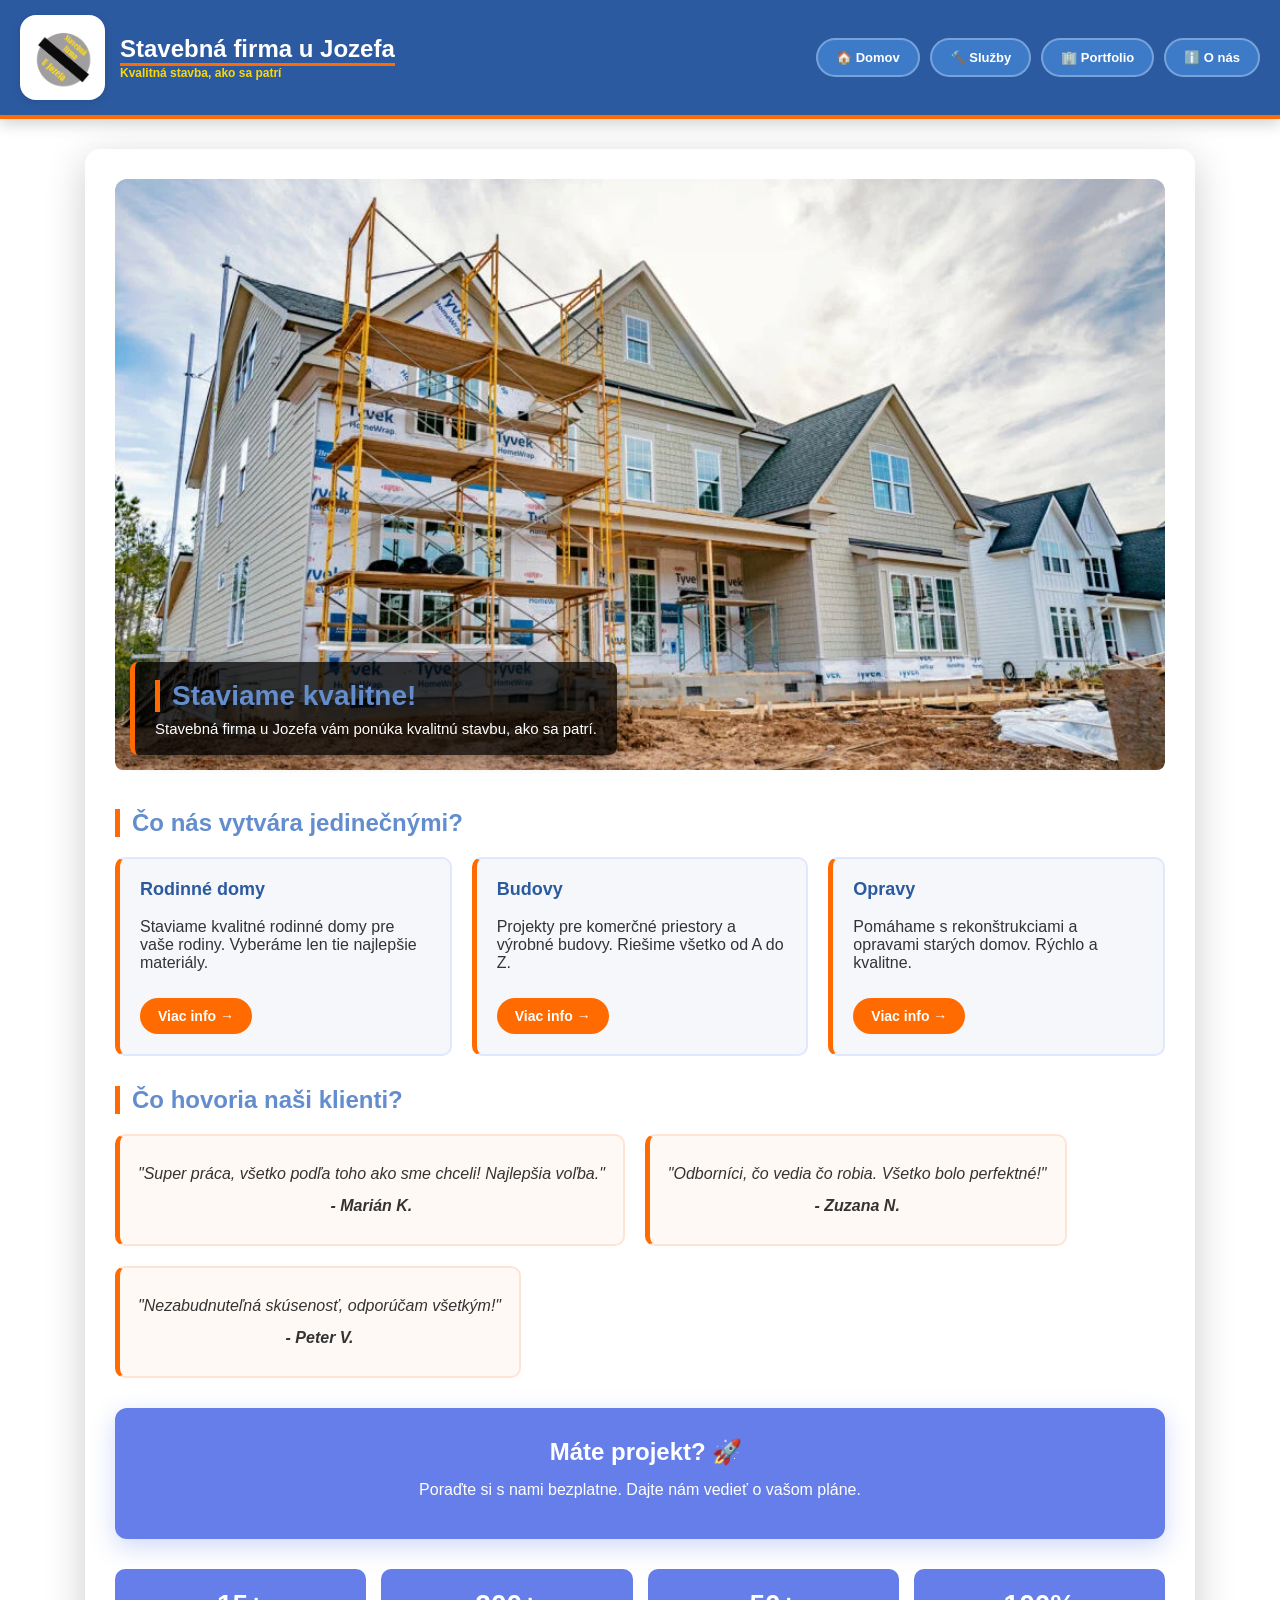
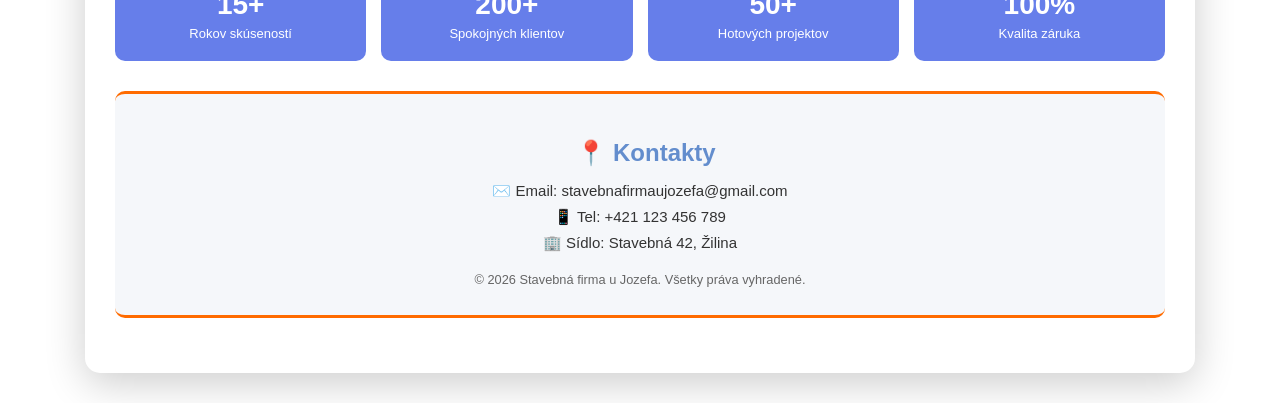
<file: index.html>
<!DOCTYPE html>
<html lang="sk">

<head>
    <meta charset="UTF-8">
    <meta name="viewport" content="width=device-width, initial-scale=1.0">
    <title>Stavebná firma u Jozefa</title>
    <link rel="icon" type="image/jpeg" href="Vavrinec_zadanie č.4 logo.jpg">
    <link rel="stylesheet" href="vyzor.css">
</head>

<body>
    <div class="hlavicka">
        <div class="kontajner-logo">
            <img src="Vavrinec_zadanie č.4 logo.jpg" alt="Logo" class="logo">
            <div class="oznacenie">
                <h1 class="nazov-stranky">Stavebná firma u Jozefa</h1>
                <p class="podnazov-stranky">Kvalitná stavba, ako sa patrí</p>
            </div>
        </div>
        <nav class="navigacia">
            <a href="index.html" class="tlacitko-nav">🏠 Domov</a>
            <a href="sluzby.html" class="tlacitko-nav">🔨 Služby</a>
            <a href="portfolio.html" class="tlacitko-nav">🏢 Portfolio</a>
            <a href="Onas.html" class="tlacitko-nav">ℹ️ O nás</a>
        </nav>
    </div>

    <div class="obsah">
        <div class="hlavny-banner">
            <div class="box-hlavny">
                <img src="stavba.jpg" alt="Stavba" class="obrazok-hlavny">
                <div class="text-hlavny">
                    <h2 style="border-left: 5px solid #ff6b00">Staviame kvalitne!</h2>
                    <p>Stavebná firma u Jozefa vám ponúka kvalitnú stavbu, ako sa patrí.</p>
                </div>
            </div>
        </div>

        <div class="sekcia-o-nas">
            <h2 style="border-left: 5px solid #ff6b00"> Čo nás vytvára jedinečnými?</h2>
            <div class="boxy">
                <div class="polozka">
                    <h3> Rodinné domy</h3>
                    <p>Staviame kvalitné rodinné domy pre vaše rodiny. Vyberáme len tie najlepšie materiály.</p>
                    <a href="sluzby.html" class="tlacitko-cta">Viac info →</a>
                </div>
                <div class="polozka">
                    <h3> Budovy</h3>
                    <p>Projekty pre komerčné priestory a výrobné budovy. Riešime všetko od A do Z.</p>
                    <a href="sluzby.html" class="tlacitko-cta">Viac info →</a>
                </div>
                <div class="polozka">
                    <h3> Opravy</h3>
                    <p>Pomáhame s rekonštrukciami a opravami starých domov. Rýchlo a kvalitne.</p>
                    <a href="sluzby.html" class="tlacitko-cta">Viac info →</a>
                </div>
            </div>
        </div>

        <div class="hodnotenia">
            <h2 style="border-left: 5px solid #ff6b00"> Čo hovoria naši klienti?</h2>
            <div class="boxy">
                <div class="box-hodnotenia">
                    <p>"Super práca, všetko podľa toho ako sme chceli! Najlepšia voľba."</p>
                    <p><strong>- Marián K.</strong></p>
                </div>
                <div class="box-hodnotenia">
                    <p>"Odborníci, čo vedia čo robia. Všetko bolo perfektné!"</p>
                    <p><strong>- Zuzana N.</strong></p>
                </div>
                <div class="box-hodnotenia">
                    <p>"Nezabudnuteľná skúsenosť, odporúčam všetkým!"</p>
                    <p><strong>- Peter V.</strong></p>
                </div>
            </div>
        </div>

        <div class="box-kontakt">
            <h2>Máte projekt? 🚀</h2>
            <p>Poraďte si s nami bezplatne. Dajte nám vedieť o vašom pláne.</p>
        </div>

        <div class="rychle-statistiky">
            <div class="statistika">
                <h3>15+</h3>
                <p>Rokov skúseností</p>
            </div>
            <div class="statistika">
                <h3>200+</h3>
                <p>Spokojných klientov</p>
            </div>
            <div class="statistika">
                <h3>50+</h3>
                <p>Hotových projektov</p>
            </div>
            <div class="statistika">
                <h3>100%</h3>
                <p>Kvalita záruka</p>
            </div>
        </div>

        <div class="info-paticka">
            <h2>📍 Kontakty</h2>
            <p>✉️ Email: stavebnafirmaujozefa@gmail.com</p>
            <p>📱 Tel: +421 123 456 789</p>
            <p>🏢 Sídlo: Stavebná 42, Žilina</p>
            <p style="margin-top: 20px; text-align: center; font-size: 0.8em; color: #666;">© 2026 Stavebná firma u
                Jozefa. Všetky práva vyhradené.</p>
        </div>
    </div>
</body>

</html>
</file>
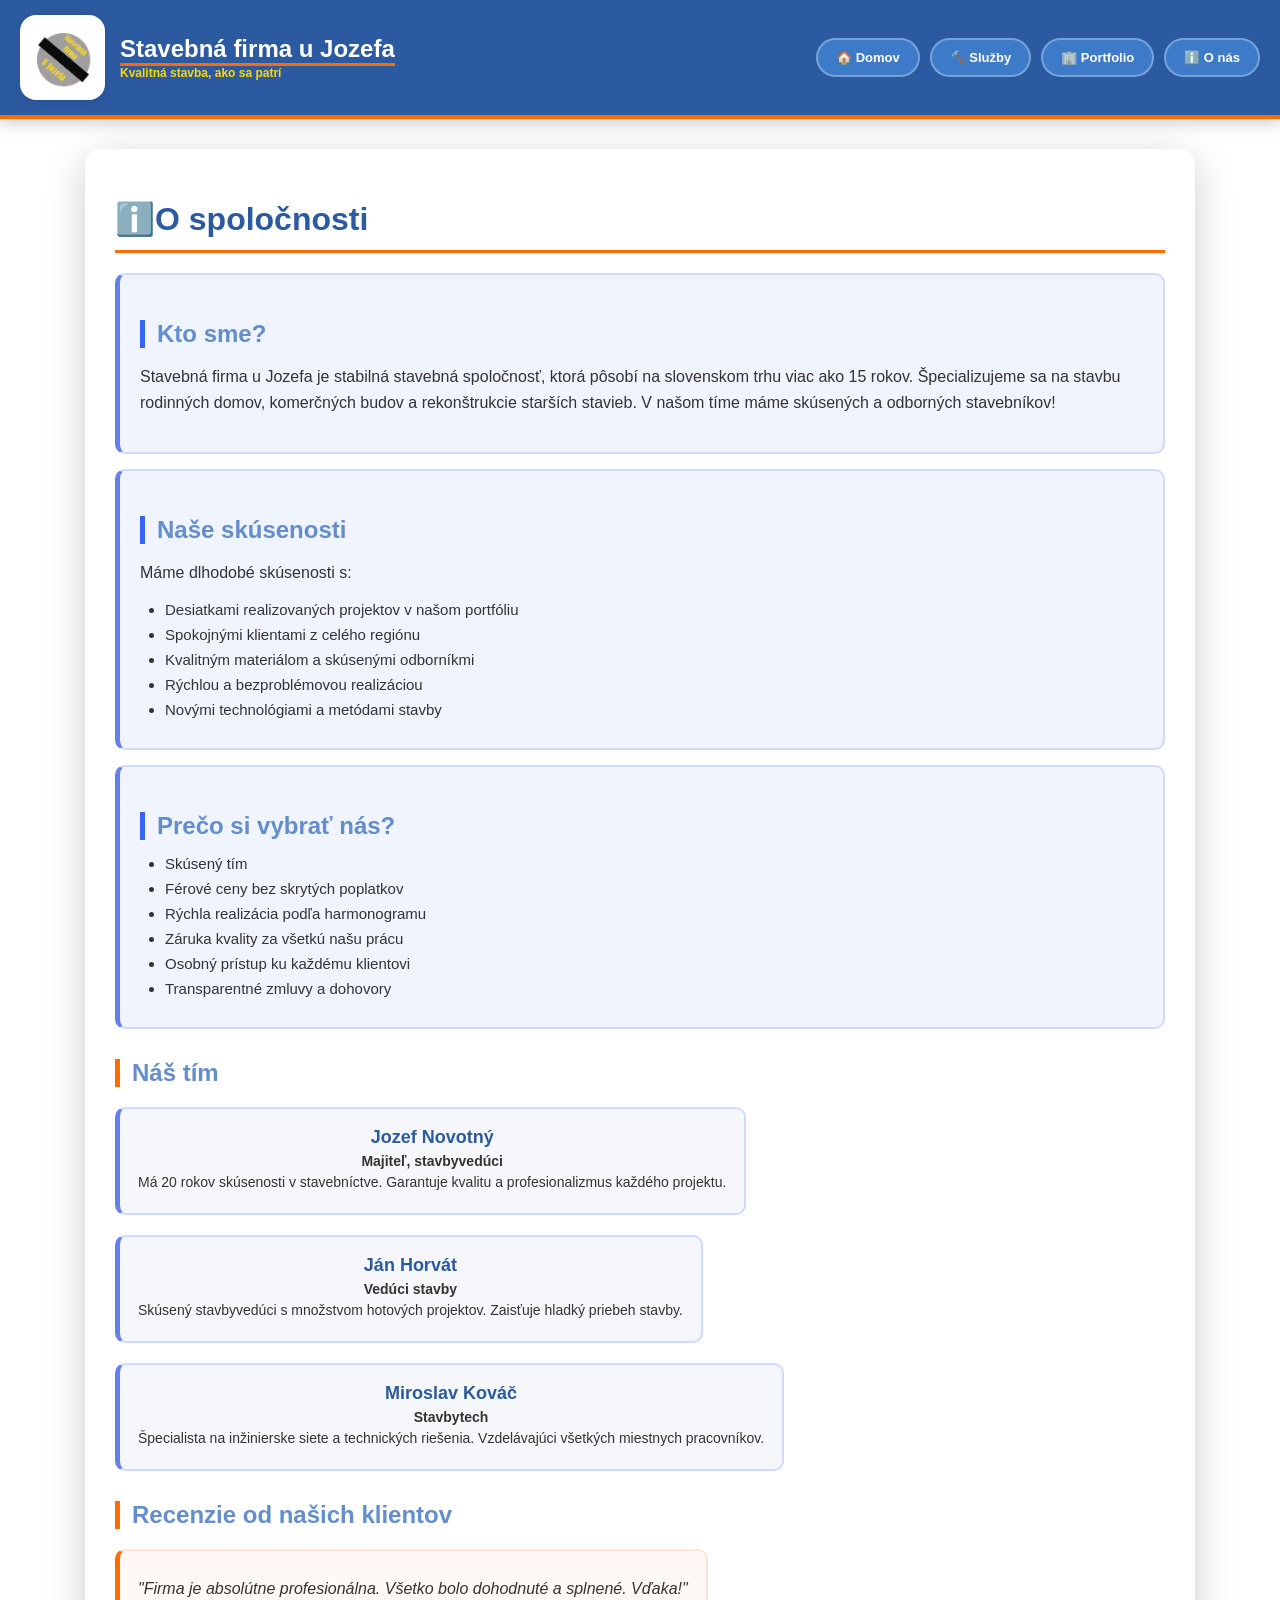
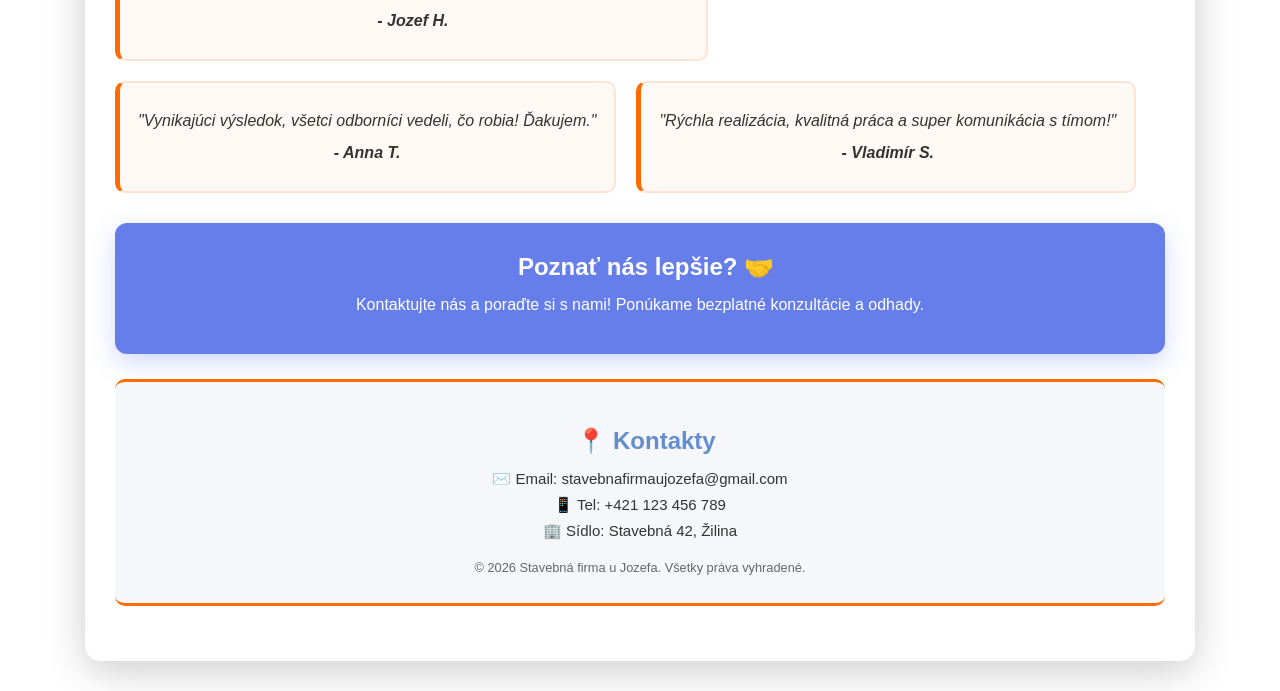
<file: Onas.html>
<!DOCTYPE html>
<html lang="sk">

<head>
    <meta charset="UTF-8">
    <meta name="viewport" content="width=device-width, initial-scale=1.0">
    <title>O nás - Stavebná firma u Jozefa</title>
    <link rel="icon" type="image/jpeg" href="Vavrinec_zadanie č.4 logo.jpg">
    <link rel="stylesheet" href="vyzor.css">
</head>

<body>
    <div class="hlavicka">
        <div class="kontajner-logo">
            <img src="Vavrinec_zadanie č.4 logo.jpg" alt="Logo" class="logo">
            <div class="oznacenie">
                <h1 class="nazov-stranky">Stavebná firma u Jozefa</h1>
                <p class="podnazov-stranky">Kvalitná stavba, ako sa patrí</p>
            </div>
        </div>
        <nav class="navigacia">
            <a href="index.html" class="tlacitko-nav">🏠 Domov</a>
            <a href="sluzby.html" class="tlacitko-nav">🔨 Služby</a>
            <a href="portfolio.html" class="tlacitko-nav">🏢 Portfolio</a>
            <a href="Onas.html" class="tlacitko-nav">ℹ️ O nás</a>
        </nav>
    </div>

    <div class="obsah">
        <h1 style="padding-bottom: 12px;"> ℹ️O spoločnosti</h1>

        <div class="box-o-nas">
            <h2 style="border-left: 5px solid #3964f3">Kto sme?</h2>
            <p>Stavebná firma u Jozefa je stabilná stavebná spoločnosť, ktorá pôsobí na slovenskom trhu viac ako 15
                rokov. Špecializujeme sa na stavbu rodinných domov, komerčných budov a rekonštrukcie starších stavieb. V
                našom tíme máme skúsených a odborných stavebníkov!</p>
        </div>

        <div class="box-o-nas">
            <h2 style="border-left: 5px solid #3964f3"> Naše skúsenosti</h2>
            <p>Máme dlhodobé skúsenosti s:</p>
            <ul>
                <li> Desiatkami realizovaných projektov v našom portfóliu</li>
                <li> Spokojnými klientami z celého regiónu</li>
                <li> Kvalitným materiálom a skúsenými odborníkmi</li>
                <li> Rýchlou a bezproblémovou realizáciou</li>
                <li> Novými technológiami a metódami stavby</li>
            </ul>
        </div>

        <div class="box-o-nas">
            <h2 style="border-left: 5px solid #3964f3"> Prečo si vybrať nás?</h2>
            <ul>
                <li> Skúsený tím</li>
                <li> Férové ceny bez skrytých poplatkov</li>
                <li> Rýchla realizácia podľa harmonogramu</li>
                <li> Záruka kvality za všetkú našu prácu</li>
                <li> Osobný prístup ku každému klientovi</li>
                <li> Transparentné zmluvy a dohovory</li>
            </ul>
        </div>

        <div class="sekcia-tym">
            <h2 style="border-left: 5px solid #ff6b00"> Náš tím</h2>
            <div class="boxy">
                <div class="clen-tymu">
                    <h3>Jozef Novotný</h3>
                    <p><strong>Majiteľ, stavbyvedúci</strong></p>
                    <p>Má 20 rokov skúsenosti v stavebníctve. Garantuje kvalitu a profesionalizmus každého projektu.</p>
                </div>
                <div class="clen-tymu">
                    <h3>Ján Horvát</h3>
                    <p><strong>Vedúci stavby</strong></p>
                    <p>Skúsený stavbyvedúci s množstvom hotových projektov. Zaisťuje hladký priebeh stavby.</p>
                </div>
                <div class="clen-tymu">
                    <h3>Miroslav Kováč</h3>
                    <p><strong>Stavbytech</strong></p>
                    <p>Špecialista na inžinierske siete a technických riešenia. Vzdelávajúci všetkých miestnych
                        pracovníkov.</p>
                </div>
            </div>
        </div>

        <div class="hodnotenia">
            <h2 style="border-left: 5px solid #ff6b00"> Recenzie od našich klientov</h2>
            <div class="boxy">
                <div class="box-hodnotenia">
                    <p>"Firma je absolútne profesionálna. Všetko bolo dohodnuté a splnené. Vďaka!"</p>
                    <p><strong>- Jozef H.</strong></p>
                </div>
                <div class="box-hodnotenia">
                    <p>"Vynikajúci výsledok, všetci odborníci vedeli, čo robia! Ďakujem."</p>
                    <p><strong>- Anna T.</strong></p>
                </div>
                <div class="box-hodnotenia">
                    <p>"Rýchla realizácia, kvalitná práca a super komunikácia s tímom!"</p>
                    <p><strong>- Vladimír S.</strong></p>
                </div>
            </div>
        </div>

        <div class="box-kontakt">
            <h2>Poznať nás lepšie? 🤝</h2>
            <p>Kontaktujte nás a poraďte si s nami! Ponúkame bezplatné konzultácie a odhady.</p>
        </div>

        <div class="info-paticka">
            <h2>📍 Kontakty</h2>
            <p>✉️ Email: stavebnafirmaujozefa@gmail.com</p>
            <p>📱 Tel: +421 123 456 789</p>
            <p>🏢 Sídlo: Stavebná 42, Žilina</p>
            <p style="margin-top: 20px; text-align: center; font-size: 0.8em; color: #666;">© 2026 Stavebná firma u
                Jozefa. Všetky práva vyhradené.</p>
        </div>
    </div>
</body>

</html>
</file>
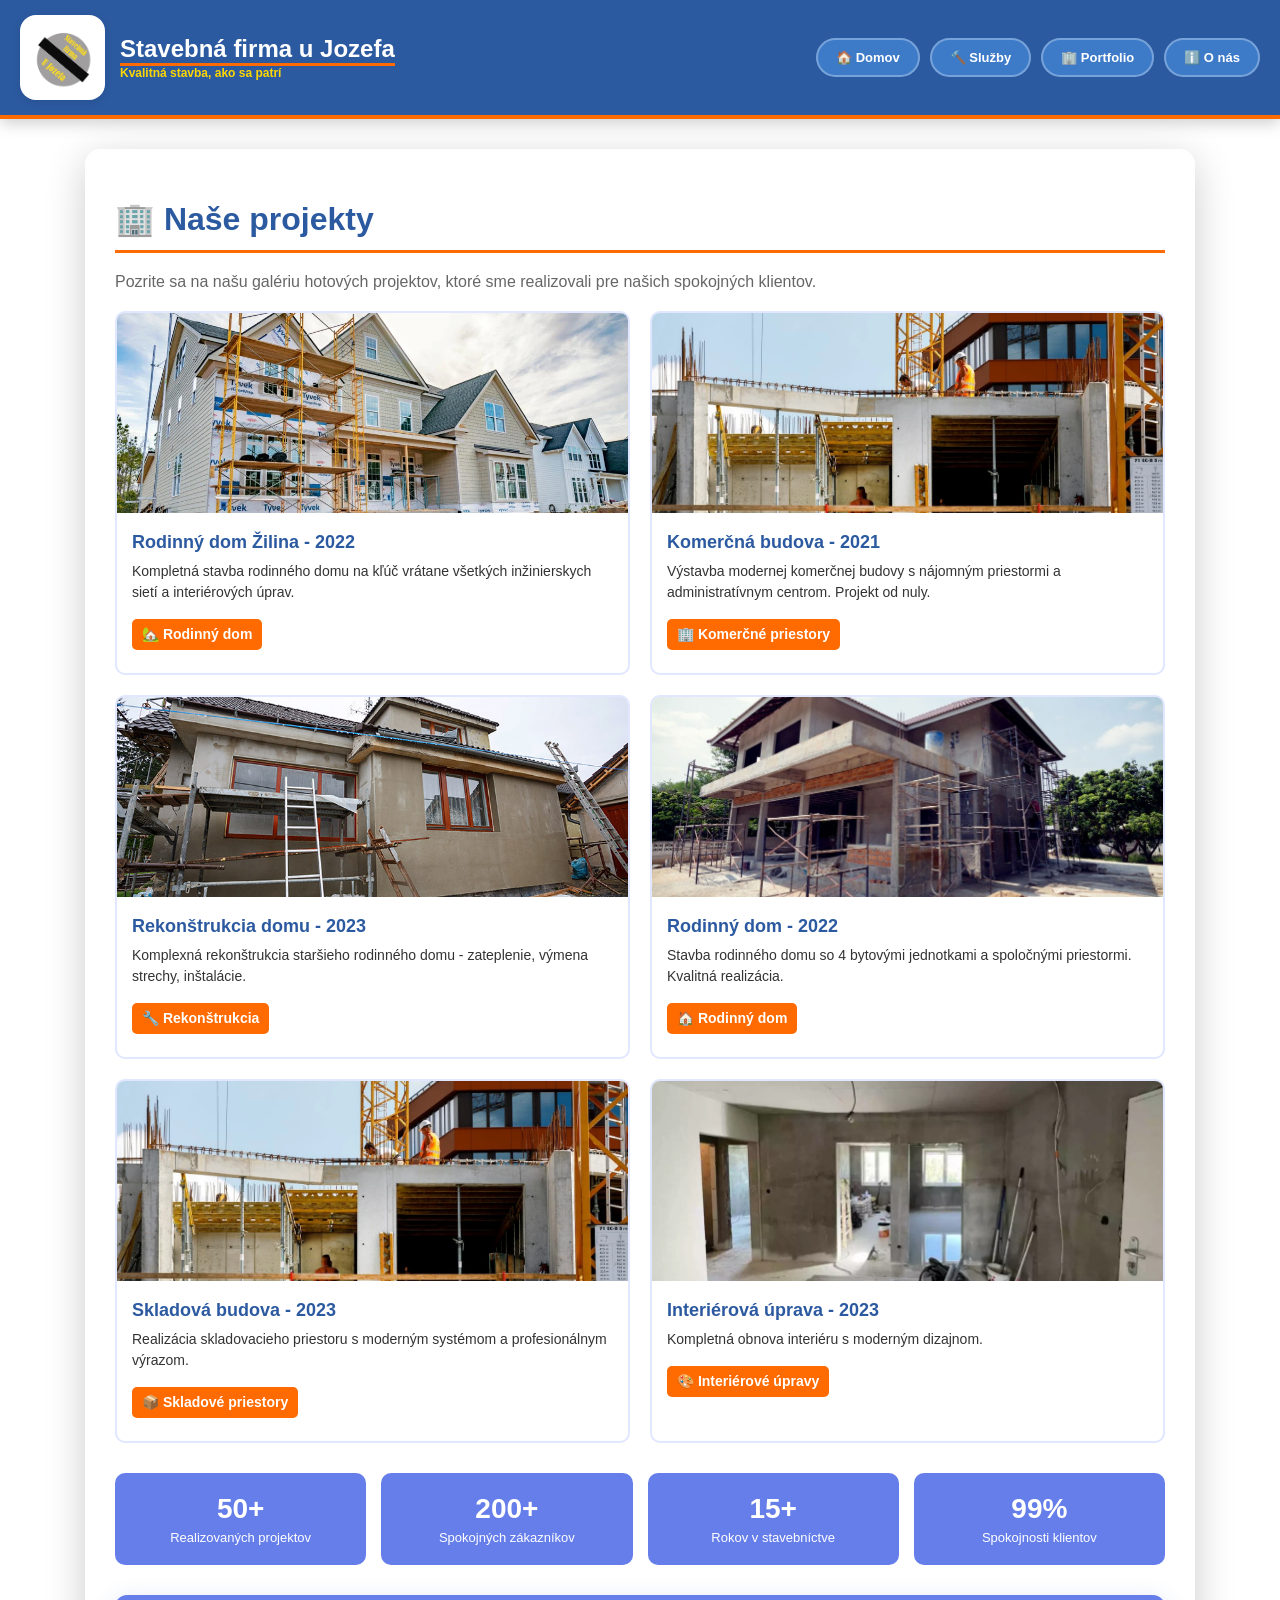
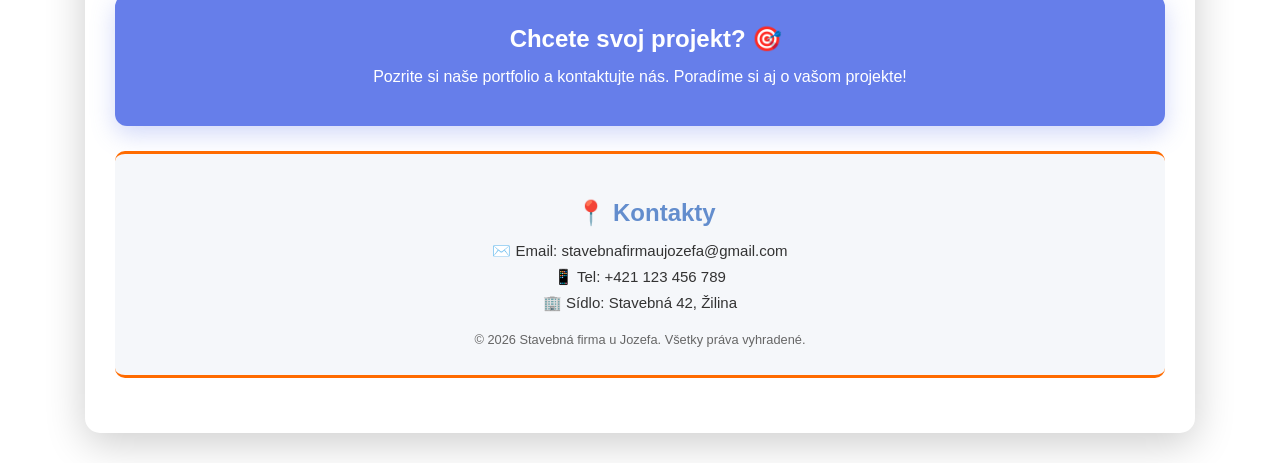
<file: portfolio.html>
<!DOCTYPE html>
<html lang="sk">

<head>
    <meta charset="UTF-8">
    <meta name="viewport" content="width=device-width, initial-scale=1.0">
    <title>Portfolio - Stavebná firma u Jozefa</title>
    <link rel="icon" type="image/jpeg" href="Vavrinec_zadanie č.4 logo.jpg">
    <link rel="stylesheet" href="vyzor.css">
</head>

<body>
    <div class="hlavicka">
        <div class="kontajner-logo">
            <img src="Vavrinec_zadanie č.4 logo.jpg" alt="Logo" class="logo">
            <div class="oznacenie">
                <h1 class="nazov-stranky">Stavebná firma u Jozefa</h1>
                <p class="podnazov-stranky">Kvalitná stavba, ako sa patrí</p>
            </div>
        </div>
        <nav class="navigacia">
            <a href="index.html" class="tlacitko-nav">🏠 Domov</a>
            <a href="sluzby.html" class="tlacitko-nav">🔨 Služby</a>
            <a href="portfolio.html" class="tlacitko-nav">🏢 Portfolio</a>
            <a href="Onas.html" class="tlacitko-nav">ℹ️ O nás</a>
        </nav>
    </div>

    <div class="obsah">
        <h1 style="padding-bottom: 12px;">🏢 Naše projekty</h1>
        <p class="text-podnadpis">Pozrite sa na našu galériu hotových projektov, ktoré sme realizovali pre našich
            spokojných klientov.</p>

        <div class="mriezka-portfolio">
            <div class="polozka-portfolio">
                <img src="stavba.jpg" alt="Projekt 1" class="obrazok-portfolio">
                <div class="info-portfolio">
                    <h3>Rodinný dom Žilina - 2022</h3>
                    <p>Kompletná stavba rodinného domu na kľúč vrátane všetkých inžinierskych sietí a interiérových
                        úprav.</p>
                    <p class="tag-portfolio">🏡 Rodinný dom</p>
                </div>
            </div>

            <div class="polozka-portfolio">
                <img src="original.webp" alt="Projekt 2" class="obrazok-portfolio">
                <div class="info-portfolio">
                    <h3>Komerčná budova - 2021</h3>
                    <p>Výstavba modernej komerčnej budovy s nájomným priestormi a administratívnym centrom. Projekt od
                        nuly.</p>
                    <p class="tag-portfolio">🏢 Komerčné priestory</p>
                </div>
            </div>

            <div class="polozka-portfolio">
                <img src="rekonstrukcia-domu.jpg" alt="Projekt 3" class="obrazok-portfolio">
                <div class="info-portfolio">
                    <h3>Rekonštrukcia domu - 2023</h3>
                    <p>Komplexná rekonštrukcia staršieho rodinného domu - zateplenie, výmena strechy, inštalácie.</p>
                    <p class="tag-portfolio">🔧 Rekonštrukcia</p>
                </div>
            </div>

            <div class="polozka-portfolio">
                <img src="shutterstock_311558138-1024x649.jpg" alt="Projekt 4" class="obrazok-portfolio">
                <div class="info-portfolio">
                    <h3>Rodinný dom - 2022</h3>
                    <p>Stavba rodinného domu so 4 bytovými jednotkami a spoločnými priestormi. Kvalitná realizácia.</p>
                    <p class="tag-portfolio">🏠 Rodinný dom</p>
                </div>
            </div>

            <div class="polozka-portfolio">
                <img src="original.webp" alt="Projekt 5" class="obrazok-portfolio">
                <div class="info-portfolio">
                    <h3>Skladová budova - 2023</h3>
                    <p>Realizácia skladovacieho priestoru s moderným systémom a profesionálnym výrazom.</p>
                    <p class="tag-portfolio">📦 Skladové priestory</p>
                </div>
            </div>

            <div class="polozka-portfolio">
                <img src="rekonstrukcie-bytov-okres-pezinok-1024x768.webp" alt="Projekt 6" class="obrazok-portfolio">
                <div class="info-portfolio">
                    <h3>Interiérová úprava - 2023</h3>
                    <p>Kompletná obnova interiéru s moderným dizajnom.</p>
                    <p class="tag-portfolio">🎨 Interiérové úpravy</p>
                </div>
            </div>
        </div>

        <div class="rychle-statistiky">
            <div class="statistika">
                <h3>50+</h3>
                <p>Realizovaných projektov</p>
            </div>
            <div class="statistika">
                <h3>200+</h3>
                <p>Spokojných zákazníkov</p>
            </div>
            <div class="statistika">
                <h3>15+</h3>
                <p>Rokov v stavebníctve</p>
            </div>
            <div class="statistika">
                <h3>99%</h3>
                <p>Spokojnosti klientov</p>
            </div>
        </div>

        <div class="box-kontakt">
            <h2>Chcete svoj projekt? 🎯</h2>
            <p>Pozrite si naše portfolio a kontaktujte nás. Poradíme si aj o vašom projekte!</p>
        </div>

        <div class="info-paticka">
            <h2>📍 Kontakty</h2>
            <p>✉️ Email: stavebnafirmaujozefa@gmail.com</p>
            <p>📱 Tel: +421 123 456 789</p>
            <p>🏢 Sídlo: Stavebná 42, Žilina</p>
            <p style="margin-top: 20px; text-align: center; font-size: 0.8em; color: #666;">© 2026 Stavebná firma u
                Jozefa. Všetky práva vyhradené.</p>
        </div>
    </div>
</body>

</html>
</file>
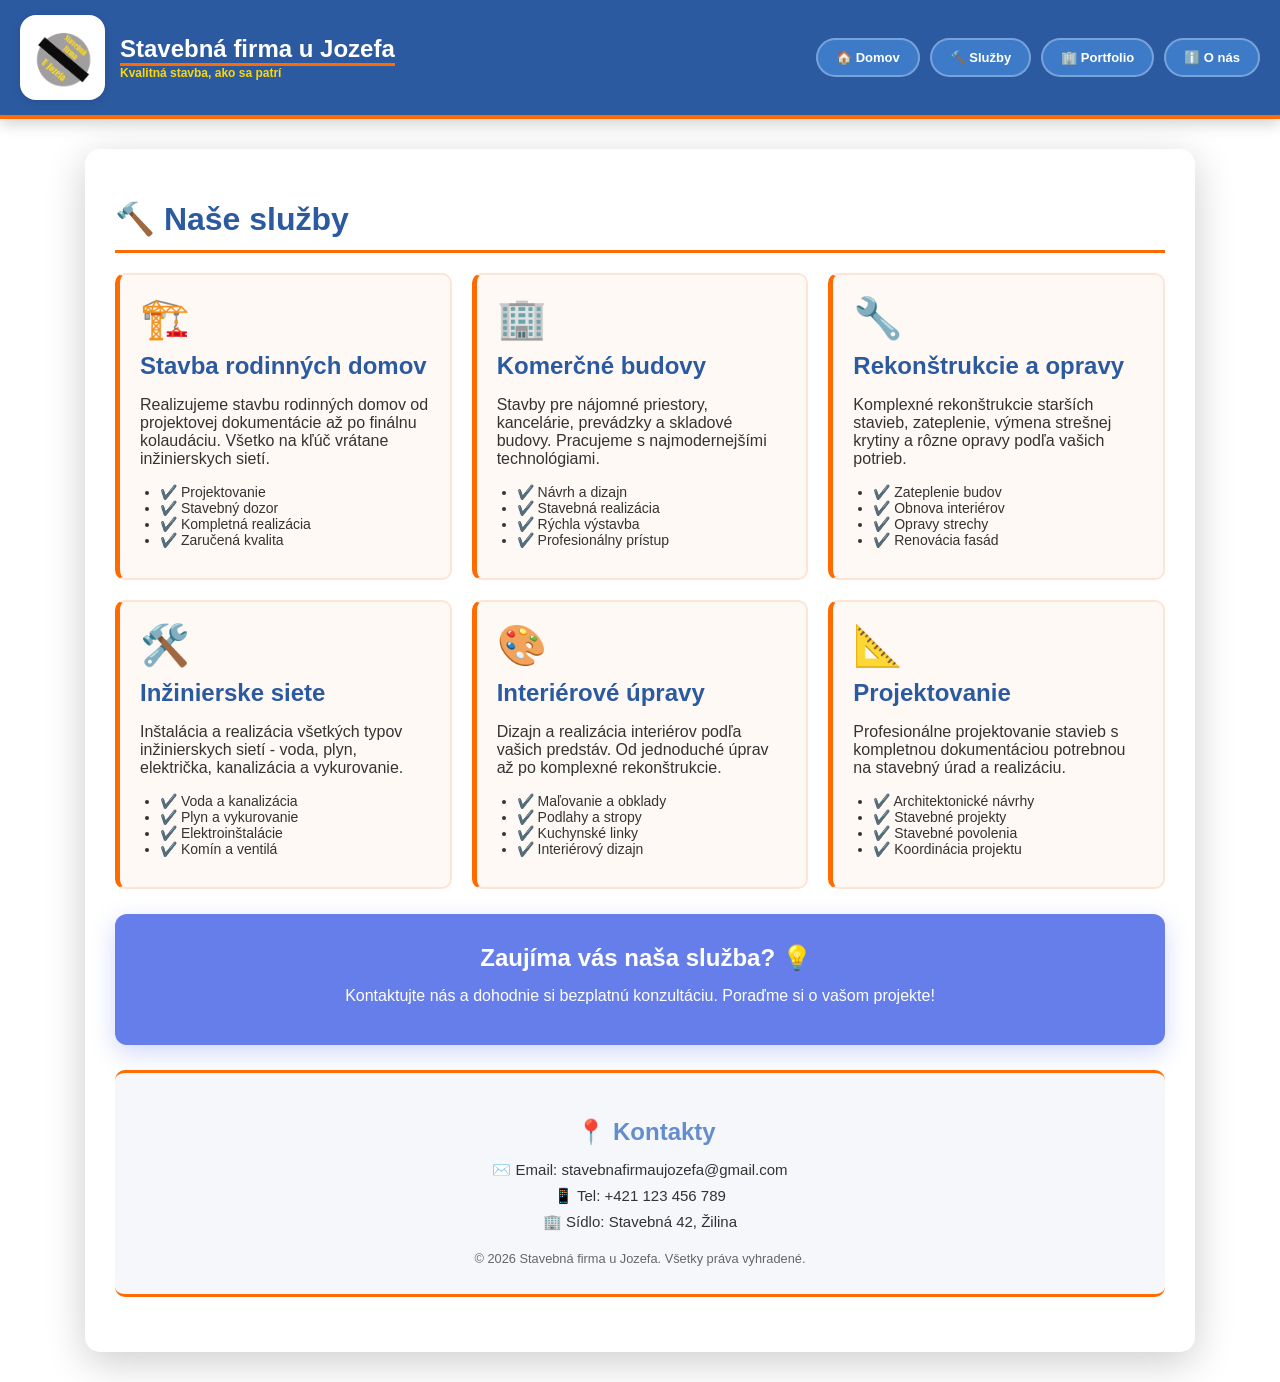
<file: sluzby.html>
<!DOCTYPE html>
<html lang="sk">

<head>
    <meta charset="UTF-8">
    <meta name="viewport" content="width=device-width, initial-scale=1.0">
    <title>Služby - Stavebná firma u Jozefa</title>
    <link rel="icon" type="image/jpeg" href="Vavrinec_zadanie č.4 logo.jpg">
    <link rel="stylesheet" href="vyzor.css">
</head>

<body>
    <div class="hlavicka">
        <div class="kontajner-logo">
            <img src="Vavrinec_zadanie č.4 logo.jpg" alt="Logo" class="logo">
            <div class="oznacenie">
                <h1 class="nazov-stranky">Stavebná firma u Jozefa</h1>
                <p class="podnazov-stranky">Kvalitná stavba, ako sa patrí</p>
            </div>
        </div>
        <nav class="navigacia">
            <a href="index.html" class="tlacitko-nav">🏠 Domov</a>
            <a href="sluzby.html" class="tlacitko-nav">🔨 Služby</a>
            <a href="portfolio.html" class="tlacitko-nav">🏢 Portfolio</a>
            <a href="Onas.html" class="tlacitko-nav">ℹ️ O nás</a>
        </nav>
    </div>

    <div class="obsah">
        <h1 style="padding-bottom: 12px;">🔨 Naše služby</h1>

        <div class="mriezka-sluzby">
            <div class="karta-sluzby">
                <div class="ikona-sluzby">🏗️</div>
                <h2>Stavba rodinných domov</h2>
                <p>Realizujeme stavbu rodinných domov od projektovej dokumentácie až po finálnu kolaudáciu. Všetko na
                    kľúč vrátane inžinierskych sietí.</p>
                <ul>
                    <li>✔️ Projektovanie</li>
                    <li>✔️ Stavebný dozor</li>
                    <li>✔️ Kompletná realizácia</li>
                    <li>✔️ Zaručená kvalita</li>
                </ul>
            </div>

            <div class="karta-sluzby">
                <div class="ikona-sluzby">🏢</div>
                <h2>Komerčné budovy</h2>
                <p>Stavby pre nájomné priestory, kancelárie, prevádzky a skladové budovy. Pracujeme s najmodernejšími
                    technológiami.</p>
                <ul>
                    <li>✔️ Návrh a dizajn</li>
                    <li>✔️ Stavebná realizácia</li>
                    <li>✔️ Rýchla výstavba</li>
                    <li>✔️ Profesionálny prístup</li>
                </ul>
            </div>

            <div class="karta-sluzby">
                <div class="ikona-sluzby">🔧</div>
                <h2>Rekonštrukcie a opravy</h2>
                <p>Komplexné rekonštrukcie starších stavieb, zateplenie, výmena strešnej krytiny a rôzne opravy podľa
                    vašich potrieb.</p>
                <ul>
                    <li>✔️ Zateplenie budov</li>
                    <li>✔️ Obnova interiérov</li>
                    <li>✔️ Opravy strechy</li>
                    <li>✔️ Renovácia fasád</li>
                </ul>
            </div>

            <div class="karta-sluzby">
                <div class="ikona-sluzby">🛠️</div>
                <h2>Inžinierske siete</h2>
                <p>Inštalácia a realizácia všetkých typov inžinierskych sietí - voda, plyn, električka, kanalizácia a
                    vykurovanie.</p>
                <ul>
                    <li>✔️ Voda a kanalizácia</li>
                    <li>✔️ Plyn a vykurovanie</li>
                    <li>✔️ Elektroinštalácie</li>
                    <li>✔️ Komín a ventilá</li>
                </ul>
            </div>

            <div class="karta-sluzby">
                <div class="ikona-sluzby">🎨</div>
                <h2>Interiérové úpravy</h2>
                <p>Dizajn a realizácia interiérov podľa vašich predstáv. Od jednoduché úprav až po komplexné
                    rekonštrukcie.</p>
                <ul>
                    <li>✔️ Maľovanie a obklady</li>
                    <li>✔️ Podlahy a stropy</li>
                    <li>✔️ Kuchynské linky</li>
                    <li>✔️ Interiérový dizajn</li>
                </ul>
            </div>

            <div class="karta-sluzby">
                <div class="ikona-sluzby">📐</div>
                <h2>Projektovanie</h2>
                <p>Profesionálne projektovanie stavieb s kompletnou dokumentáciou potrebnou na stavebný úrad a
                    realizáciu.</p>
                <ul>
                    <li>✔️ Architektonické návrhy</li>
                    <li>✔️ Stavebné projekty</li>
                    <li>✔️ Stavebné povolenia</li>
                    <li>✔️ Koordinácia projektu</li>
                </ul>
            </div>
        </div>

        <div class="box-kontakt">
            <h2>Zaujíma vás naša služba? 💡</h2>
            <p>Kontaktujte nás a dohodnie si bezplatnú konzultáciu. Poraďme si o vašom projekte!</p>
        </div>

        <div class="info-paticka">
            <h2>📍 Kontakty</h2>
            <p>✉️ Email: stavebnafirmaujozefa@gmail.com</p>
            <p>📱 Tel: +421 123 456 789</p>
            <p>🏢 Sídlo: Stavebná 42, Žilina</p>
            <p style="margin-top: 20px; text-align: center; font-size: 0.8em; color: #666;">© 2026 Stavebná firma u
                Jozefa. Všetky práva vyhradené.</p>
        </div>
    </div>
</body>

</html>
</file>
<file: vyzor.css>
body {
    margin: 0;
    font-family: 'Segoe UI', Tahoma, Geneva, Verdana, sans-serif;
    background: hsl(0, 0%, 100%);
    color: #333;
    min-height: 100vh;
}

.hlavicka {
    background: #2c5aa0;
    padding: 15px 20px;
    display: flex;
    justify-content: space-between;
    align-items: center;
    flex-wrap: wrap;
    box-shadow: 0 4px 15px rgba(0, 0, 0, 0.2);
    border-bottom: 4px solid #ff6b00;
}

.kontajner-logo {
    display: flex;
    align-items: center;
    gap: 15px;
}

.logo {
    height: 85px;
    width: auto;
    border-radius: 16px;
    box-shadow: 0 2px 8px rgba(0, 0, 0, 0.1);
}

.oznacenie {
    display: flex;
    flex-direction: column;
}

.nazov-stranky {
    margin: 0;
    color: white;
    font-size: 24px;
    font-weight: 700;
}

.podnazov-stranky {
    margin: 0;
    color: #ffd700;
    font-size: 12px;
    font-weight: 600;
}

.navigacia {
    display: flex;
    gap: 10px;
    flex-wrap: wrap;
}

.tlacitko-nav {
    background: #3d7bc9;
    color: white;
    padding: 10px 18px;
    text-decoration: none;
    border: 2px solid rgba(255, 255, 255, 0.3);
    border-radius: 20px;
    font-size: 13px;
    font-weight: 600;
    cursor: pointer;
    transition: all 0.3s ease;
    display: inline-block;
}

.tlacitko-nav:hover {
    background: #4a8ad4;
    transform: translateY(-2px);
    box-shadow: 0 5px 15px rgba(0, 0, 0, 0.25);
    border-color: rgba(255, 255, 255, 0.6);
}

.obsah {
    max-width: 1050px;
    margin: 30px auto;
    padding: 30px;
    background-color: white;
    border-radius: 15px;
    box-shadow: 0 10px 40px rgba(0, 0, 0, 0.2);
}

.hlavny-banner {
    margin-bottom: 35px;
    border-radius: 12px;
    overflow: hidden;
}

.box-hlavny {
    position: relative;
    display: inline-block;
    width: 100%;
}

.obrazok-hlavny {
    width: 100%;
    height: auto;
    display: block;
    border-radius: 8px;
}

.text-hlavny {
    position: absolute;
    bottom: 15px;
    left: 15px;
    background: rgba(0, 0, 0, 0.75);
    color: white;
    padding: 18px 20px;
    border-radius: 8px;
    border-left: 5px solid #ff6b00;
    box-shadow: 0 5px 15px rgba(0, 0, 0, 0.3);
}

.text-hlavny h2 {
    margin: 0 0 8px 0;
    font-size: 28px;
    font-weight: 700;
}

.text-hlavny p {
    margin: 0;
    font-size: 15px;
    font-weight: 500;
}

h1 {
    color: #2c5aa0;
    border-bottom: 3px solid #ff6b00;
    font-size: 32px;
    margin-bottom: 20px;
}

h2 {
    color: #638dcd;
    margin-top: 25px;
    margin-bottom: 15px;
    font-size: 24px;
    padding-left: 12px;
}

h3 {
    color: #764ba2;
    font-size: 18px;
}

.text-podnadpis {
    color: #666;
    font-size: 16px;
    margin-bottom: 20px;
}

.boxy {
    display: flex;
    gap: 20px;
    flex-wrap: wrap;
    margin: 20px 0;
}

.polozka {
    flex: 1;
    min-width: 200px;
    background: #f5f7fa;
    border: 2px solid #e0e7ff;
    border-radius: 10px;
    padding: 20px;
    border-left: 5px solid #ff6b00;
    transition: all 0.3s ease;
}

.polozka:hover {
    transform: translateY(-5px);
    box-shadow: 0 8px 25px rgba(255, 107, 0, 0.15);
    border-color: #ff6b00;
}

.polozka h3 {
    margin-top: 0;
    color: #2c5aa0;
}

.sekcia-o-nas {
    margin: 25px 0;
}

.box-o-nas {
    background: #f0f4ff;
    border: 2px solid #d0d9ff;
    border-radius: 10px;
    padding: 20px;
    margin: 15px 0;
    border-left: 5px solid #667eea;
    transition: all 0.3s ease;
}

.box-o-nas:hover {
    border-color: #764ba2;
    box-shadow: 0 5px 20px rgba(102, 126, 234, 0.15);
}

.box-o-nas p {
    line-height: 1.6;
}

.box-o-nas ul {
    margin: 10px 0;
    padding-left: 25px;
}

.box-o-nas li {
    margin: 8px 0;
    font-size: 15px;
}

.sekcia-tym {
    margin: 30px 0;
}

.clen-tymu {
    background: #f5f7fa;
    border: 2px solid #d0d9ff;
    border-radius: 10px;
    padding: 18px;
    border-left: 5px solid #667eea;
    transition: all 0.3s ease;
    text-align: center;
}

.clen-tymu:hover {
    transform: translateY(-3px);
    box-shadow: 0 5px 20px rgba(102, 126, 234, 0.2);
}

.clen-tymu h3 {
    margin: 0 0 5px 0;
    color: #2c5aa0;
}

.clen-tymu p {
    margin: 5px 0;
    font-size: 14px;
}

.mriezka-sluzby {
    display: grid;
    grid-template-columns: 1fr 1fr 1fr;
    gap: 20px;
    margin: 20px 0;
}

.karta-sluzby {
    background: #fff9f5;
    border: 2px solid #ffe4d6;
    border-radius: 10px;
    padding: 20px;
    border-left: 5px solid #ff6b00;
    transition: all 0.3s ease;
}

.karta-sluzby:hover {
    transform: translateY(-5px);
    box-shadow: 0 8px 25px rgba(255, 107, 0, 0.2);
    border-color: #ff6b00;
}

.ikona-sluzby {
    font-size: 40px;
    margin-bottom: 10px;
}

.karta-sluzby h2 {
    margin-top: 0;
    color: #2c5aa0;
    border: none;
    padding: 0;
}

.karta-sluzby ul {
    margin: 10px 0;
    padding-left: 20px;
    font-size: 14px;
}

.mriezka-portfolio {
    display: grid;
    grid-template-columns: 1fr 1fr;
    gap: 20px;
    margin: 20px 0;
}

.polozka-portfolio {
    background: white;
    border: 2px solid #e0e7ff;
    border-radius: 10px;
    overflow: hidden;
    transition: all 0.3s ease;
}

.polozka-portfolio:hover {
    transform: translateY(-5px);
    box-shadow: 0 8px 25px rgba(102, 126, 234, 0.2);
    border-color: #667eea;
}

.obrazok-portfolio {
    width: 100%;
    height: 200px;
    object-fit: cover;
}

.info-portfolio {
    padding: 15px;
}

.info-portfolio h3 {
    margin: 0 0 8px 0;
    color: #2c5aa0;
}

.info-portfolio p {
    margin: 8px 0;
    font-size: 14px;
    line-height: 1.5;
}

.tag-portfolio {
    background: #ff6b00;
    color: white;
    padding: 5px 10px;
    border-radius: 5px;
    font-size: 12px;
    font-weight: 600;
    display: inline-block;
}

.rychle-statistiky {
    display: grid;
    grid-template-columns: 1fr 1fr 1fr 1fr;
    gap: 15px;
    margin: 30px 0;
}

.statistika {
    background: #667eea;
    color: white;
    padding: 20px;
    border-radius: 10px;
    text-align: center;
}

.statistika h3 {
    margin: 0;
    font-size: 28px;
    color: white;
}

.statistika p {
    margin: 5px 0 0 0;
    font-size: 13px;
}

.box-kontakt {
    background: #667eea;
    border: none;
    border-radius: 12px;
    padding: 30px;
    margin: 25px 0;
    text-align: center;
    color: white;
    box-shadow: 0 8px 25px rgba(102, 126, 234, 0.3);
}

.box-kontakt h2 {
    margin-top: 0;
    color: white;
}

.box-kontakt p {
    font-size: 16px;
    margin: 10px 0;
    font-weight: 500;
}

.info-paticka {
    background: #f5f7fa;
    border-radius: 10px;
    border-top: 3px solid #ff6b00;
    border-bottom: 3px solid #ff6b00;
    padding: 20px;
    margin: 25px 0;
    text-align: center;
}

.info-paticka p {
    margin: 8px 0;
    font-size: 15px;
    font-weight: 500;
}


.tlacitko-cta {
    background: #ff6b00;
    color: white;
    padding: 10px 18px;
    border: none;
    border-radius: 20px;
    font-size: 14px;
    font-weight: 600;
    cursor: pointer;
    transition: all 0.3s ease;
    margin-top: 10px;
    text-decoration: none;
    display: inline-block;
}

.tlacitko-cta:hover {
    background: #ff7d1f;
    transform: translateY(-2px);
    box-shadow: 0 6px 15px rgba(255, 107, 0, 0.3);
}

.tlacitko-cta:active {
    transform: translateY(0);
}

.hodnotenia {
    margin: 30px 0;
}

.box-hodnotenia {
    background: #fff9f5;
    border: 2px solid #ffe4d6;
    border-radius: 10px;
    padding: 18px;
    text-align: center;
    border-left: 5px solid #ff6b00;
    transition: all 0.3s ease;
}

.box-hodnotenia:hover {
    border-color: #ff6b00;
    box-shadow: 0 5px 20px rgba(255, 107, 0, 0.15);
    transform: translateY(-3px);
}

.box-hodnotenia p {
    margin: 8px 0;
    font-style: italic;
    line-height: 1.5;
}

/* ----------------------- */
/* Responzívne štýly      */
/* ----------------------- */

@media (max-width: 900px) {
    .obsah {
        padding: 20px;
        margin: 20px auto;
        max-width: 920px;
    }

    .logo {
        height: 65px;
    }

    .nazov-stranky {
        font-size: 20px;
    }

    .podnazov-stranky {
        font-size: 11px;
    }

    .hlavicka {
        padding: 12px 16px;
    }

    .text-hlavny h2 {
        font-size: 22px;
    }

    .text-hlavny p {
        font-size: 14px;
    }

    .mriezka-sluzby {
        grid-template-columns: 1fr 1fr;
    }

    .mriezka-portfolio {
        grid-template-columns: 1fr 1fr;
    }

    .rychle-statistiky {
        grid-template-columns: repeat(2, 1fr);
    }

    .obrazok-portfolio {
        height: 180px;
    }
}

@media (max-width: 600px) {
    .hlavicka {
        flex-direction: column;
        align-items: flex-start;
        gap: 10px;
        padding: 12px;
    }

    .kontajner-logo {
        gap: 10px;
        width: 100%;
        align-items: center;
        justify-content: flex-start;
    }

    .logo {
        height: 54px;
    }

    .nazov-stranky {
        font-size: 18px;
    }

    .podnazov-stranky {
        font-size: 11px;
    }

    .navigacia {
        width: 100%;
        display: flex;
        gap: 8px;
        flex-wrap: wrap;
        justify-content: flex-start;
    }

    .tlacitko-nav {
        padding: 8px 12px;
        font-size: 13px;
        border-radius: 12px;
    }

    .obsah {
        padding: 16px;
        margin: 15px;
    }

    h1 {
        font-size: 26px;
    }

    h2 {
        font-size: 20px;
        padding-left: 8px;
    }

    .box-hlavny .text-hlavny {
        position: static;
        background: rgba(0,0,0,0.6);
        margin-top: -48px;
        border-left-width: 4px;
        padding: 12px;
        width: calc(100% - 30px);
    }

    .text-hlavny h2 {
        font-size: 20px;
    }

    .mriezka-sluzby {
        grid-template-columns: 1fr;
    }

    .mriezka-portfolio {
        grid-template-columns: 1fr;
    }

    .rychle-statistiky {
        grid-template-columns: 1fr 1fr;
        gap: 10px;
    }

    .statistika h3 {
        font-size: 22px;
    }

    .polozka {
        min-width: 100%;
    }

    .box-o-nas,
    .box-hodnotenia,
    .polozka-portfolio {
        padding: 14px;
    }

    .obrazok-portfolio {
        height: 160px;
    }
}
</file>
